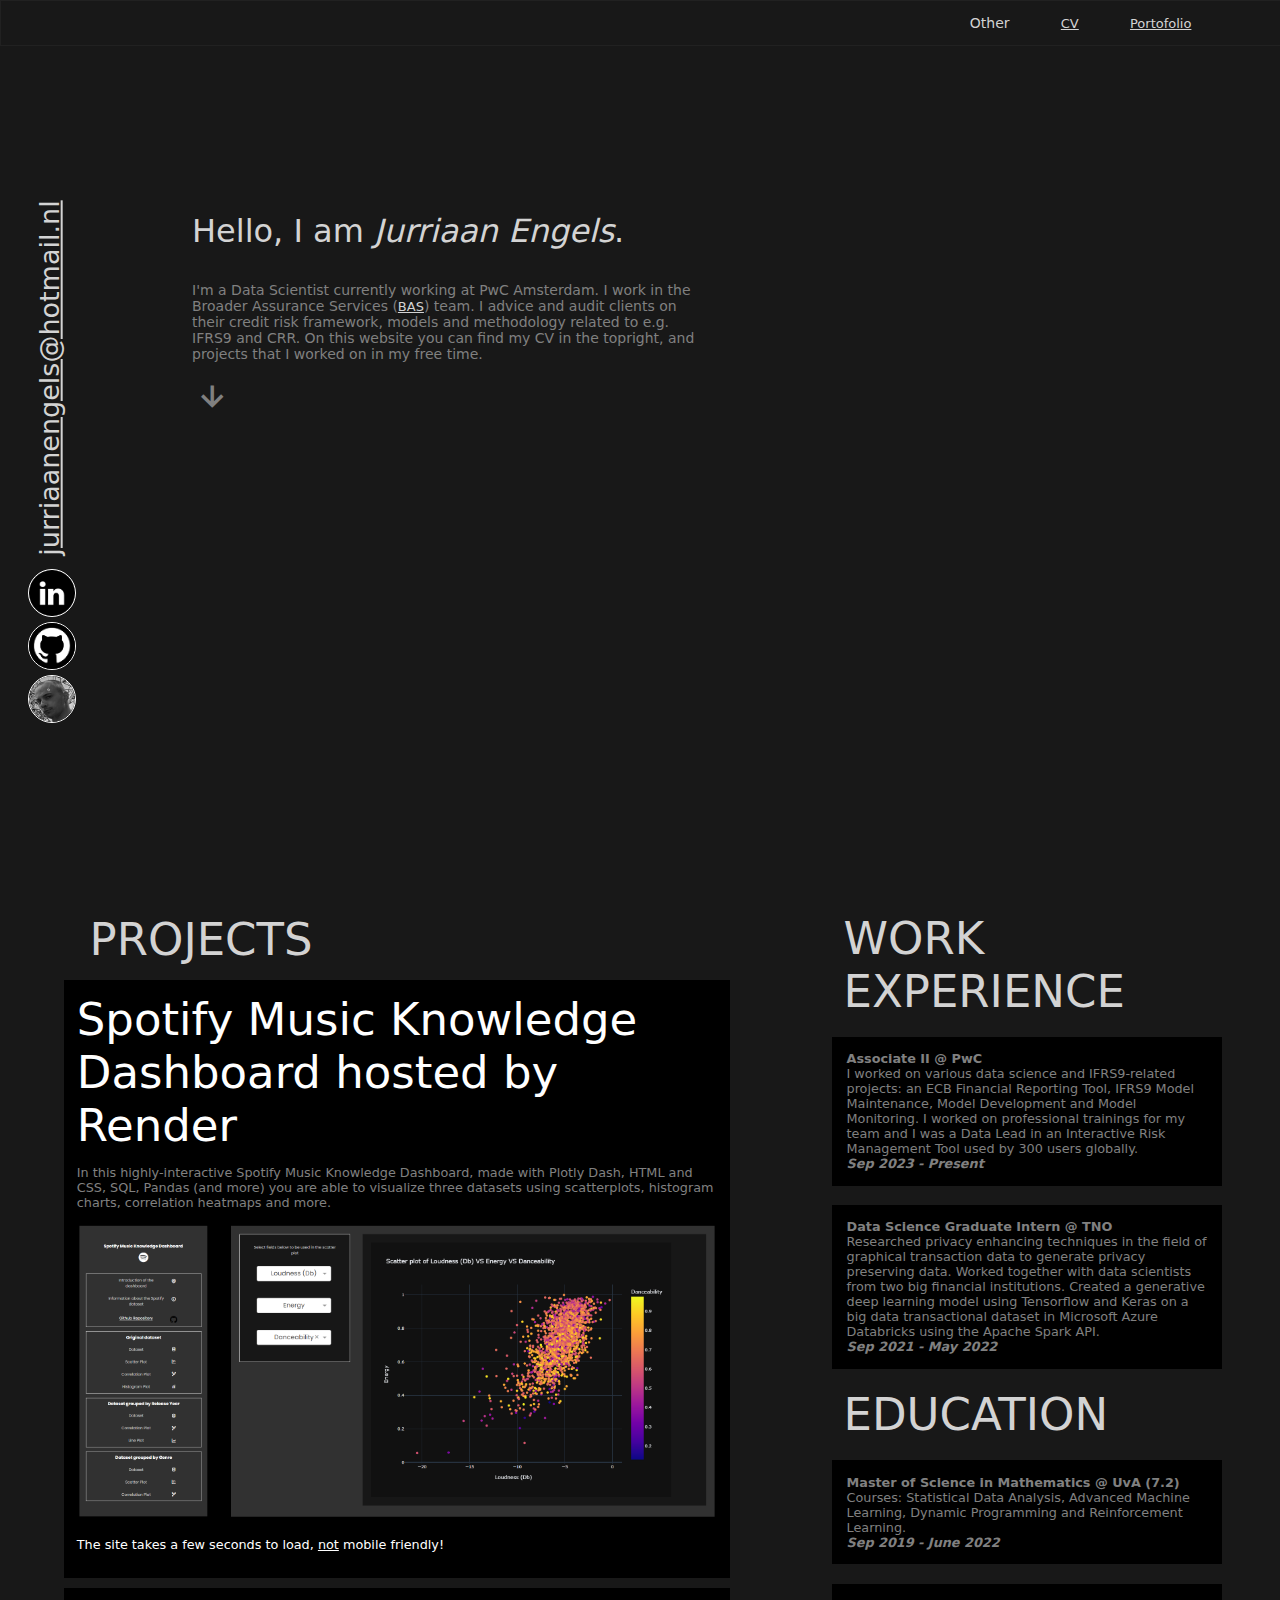
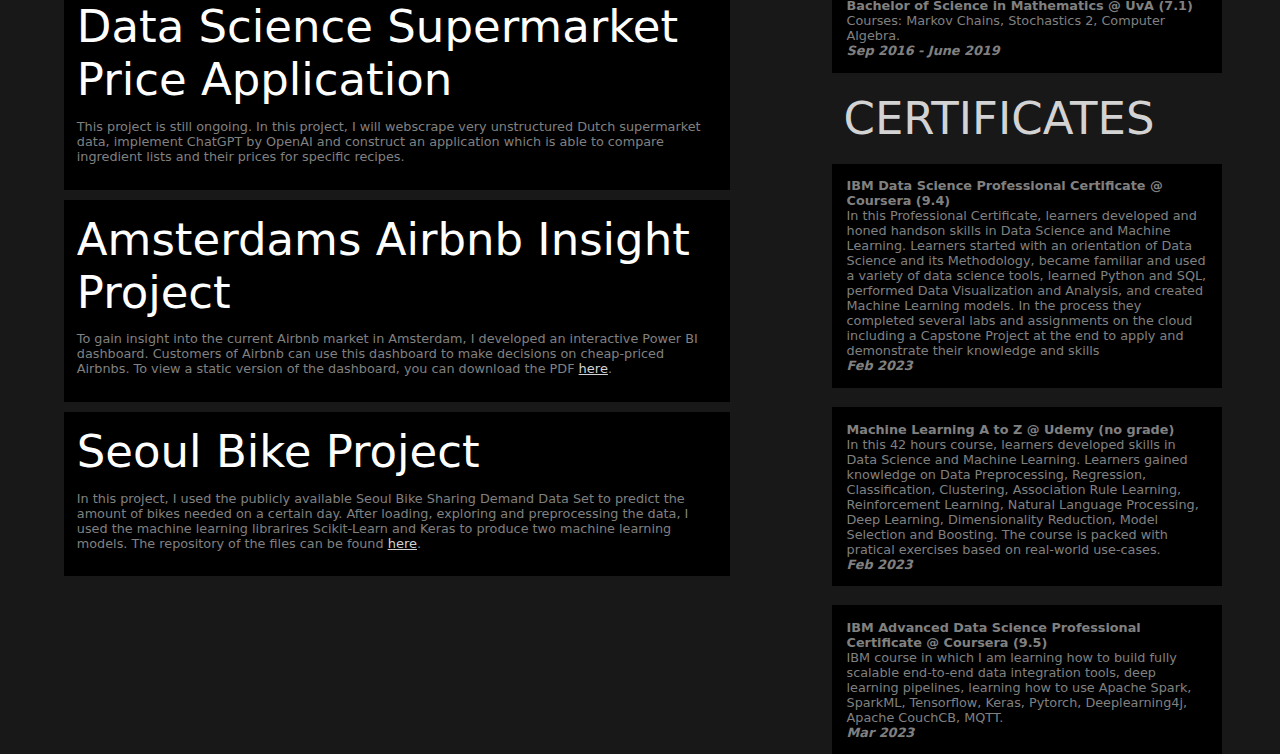
<file: index.html>
<!DOCTYPE html>
<html lang="en">
<head>
    <meta charset="UTF-8">
    <meta http-equiv="X-UA-Compatible" content="IE=edge">
    <meta name="viewport" content="width=device-width, initial-scale=1.0">
    <title>Jurriaan Engels | Data Scientist</title>
    <link rel="stylesheet" href="main.css">
</head>
<body>
    <div class="social-container">
        <div class="social-container-email">
            <a href="mailto:jurriaanengels@hotmail.nl" class="hrefinsen" style="font-size: 3vmin;">jurriaanengels@hotmail.nl</a>
        </div>
        <div class="icons-container">
            <div class="icons">
                <a href="https://www.linkedin.com/in/jurriaan-engels-9ab6b3113/"><span class="clickable"></span><img class="img_social" src="Images/linkedin.png" alt="LinkedIN" style="width:100%;height:100%;">
                </a>
            </div>
            <div class="icons">
                <a href="https://github.com/PyPrint"><span class="clickable"></span><img class="img_social" src="Images/GitHub-Mark.png" alt="GitHub" style="width:100%;height:100%;">
                </a>
            </div>
            <div class="icons">
                <img class="img_social_face" src="Images/thumbnail_IMG_1578.jpg" alt="GitHub" style="width:100%;height:100%;">
            </div>
        </div>
    </div>

    <div class="tabs-container">
        <div class="tabs">
            <p class="color-1">
                <a href="#portfolio-container">Portofolio</a>
            </p>
        </div>
        <div class="tabs">
            <p class="color-1">
                <a href="CV Jurriaan Engels.pdf" title="CV Jurriaan Engels" download>CV</a>
            </p>
        </div>
        <div class="tabs">
            <p class="color-1">
                Other
            </p>
        </div>
    </div>

    <div class="introduction-container">
        <div class="name">
            <p class="p_name">
                Hello, I am <i>Jurriaan Engels</i>.
            </p>
        </div>
        <div class="introduction">
            <p>
                I'm a Data Scientist currently working at PwC Amsterdam. I work in 
                the Broader Assurance Services (<a class="hrefinsen" href="https://www.pwc.nl/nl/carriere/werkvelden/audit-assurance/broader-assurance-services.html">BAS</a>) team. I advice and audit clients on their credit risk framework, models and methodology related to e.g. IFRS9 and CRR. On this website you can find my CV in the topright, and projects that I worked on in my free time. 
            </p>
        </div>
        <i class='bx bx-down-arrow-alt' style="color: grey; font-size: 40px;"></i>
    </div>
    <div class="div-second">
        

        <div id='portfolio-container' class="portfolio-container">
            <p class="color-1" style='font-size: 5vmin; margin: 2% 4% 1.5%; '>
                PROJECTS
            </p>
            <div class="portofolio-element" style="margin:0px">
                <p style="font-size: 5vmin; margin: 0px; color: white">
                    Spotify Music Knowledge Dashboard hosted by Render
                </p>
                <p class="cards">
                    In this highly-interactive Spotify Music Knowledge Dashboard, 
                    made with Plotly Dash, HTML and CSS, SQL, Pandas (and more) you are able to visualize three datasets using scatterplots, 
                    histogram charts, correlation heatmaps and more.
                </p>
                <div class="portofolio-element-img">
                    <a href="https://spotifymusicknowledgedashboard.onrender.com/"><img src="Images/SMKD.png" alt="Spotify Music Knowledge Dashboard hosted by Render" width="100%"></a>
                </div>
                <p class="cards" style="color: white">
                    The site takes a few seconds to load, <u>not</u> mobile friendly!</p>
            </div>
            <div class="portofolio-element" style="margin:0px">
                <p style="font-size: 5vmin; margin: 0px; color: white">
                    Data Science Supermarket Price Application
                </p>
                <p class="cards">
                    This project is still ongoing. In this project, I will webscrape very unstructured Dutch supermarket data, implement ChatGPT by OpenAI and construct an application
                    which is able to compare ingredient lists and their prices for specific recipes. 
                </p>
                <div class="portofolio-element-img">
                    </div>
            </div>
            <div class="portofolio-element" style="margin:0px">
                <p style="font-size: 5vmin; margin: 0px; color: white">
                    Amsterdams Airbnb Insight Project
                </p>
                <p class="cards">
                    To gain insight into the current Airbnb market in Amsterdam, I developed an interactive Power BI dashboard. Customers of Airbnb can use this dashboard to 
                    make decisions on cheap-priced Airbnbs. 
                    To view a static version of the dashboard, you can download the PDF <a href="AirbnbAmsterdam.pdf" title="CV Jurriaan Engels" download>here</a>.   
                </p>
                <div class="portofolio-element-img">
                    </div>
            </div>
            <div class="portofolio-element" style="margin:0px">
                <p style="font-size: 5vmin; margin: 0px; color: white">
                    Seoul Bike Project
                </p>
                <p class="cards">
                    In this project, I used the publicly available Seoul Bike Sharing Demand Data Set to predict the amount of bikes needed on a certain day. After loading, exploring and preprocessing the data,
                    I used the machine learning librarires Scikit-Learn and Keras to produce two machine learning models. The repository of the files can be found <a href="https://github.com/PyPrint/SeoulBikeProject" title="Repository of Seoul Bike Project">here</a>.   
                </p>
                <div class="portofolio-element-img">
                    </div>
            </div>
        </div>
        <div class="experience-container">
            <p class="color-1" style='font-size: 5vmin; margin: 3%;'>
                WORK EXPERIENCE
            </p>
            <div class="experience-element">
                <p class="cards" style='margin: 3%'>
                    <b>Associate II @ PwC</b>
                    <br>
                    I worked on various data science and IFRS9-related projects: an ECB Financial Reporting Tool, IFRS9 Model Maintenance, Model Development and Model Monitoring. I worked on professional trainings for my team and I was a Data Lead in an Interactive Risk Management Tool used by 300 users globally. 
                    <br>
                    <b><i>Sep 2023 - Present</i></b>
                </p> 
            </div>
            <div class="experience-element">
                <p class="cards" style='margin: 3%'>
                    <b>Data Science Graduate Intern @ TNO</b>
                    <br>
                    Researched privacy enhancing techniques in the field of graphical transaction data to generate privacy preserving data. Worked together with data scientists from two big financial institutions.  
                    Created a generative deep learning model using Tensorflow and Keras on a big data transactional dataset in Microsoft Azure Databricks using the Apache Spark API.   
                    <br>
                    <b><i>Sep 2021 - May 2022</i></b>
                </p> 
            </div>
            <p class="color-1" style='font-size: 5vmin; margin: 3%;'>
                EDUCATION
            </p>
            <div class="experience-element">
                <p class="cards"  style='margin: 3%'>
                    <b>Master of Science in Mathematics @ UvA (7.2)</b>
                    <br>
                    Courses: Statistical Data Analysis, Advanced Machine Learning, Dynamic Programming and Reinforcement Learning.
                    <br>
                    <b><i>Sep 2019 - June 2022</i></b>
                </p>
            </div>
            <div class="experience-element">
                <p class="cards"  style='margin: 3%'>
                    <b>Bachelor of Science in Mathematics @ UvA (7.1)</b>
                    <br>
                    Courses: Markov Chains, Stochastics 2, Computer Algebra.
                    <br>
                    <b><i>Sep 2016 - June 2019</i></b>
                </p>
            </div>
            <p class="color-1" style='font-size: 5vmin; margin: 3%;'>
                CERTIFICATES
            </p>
            <div class="experience-element">
                <p class="cards"  style='margin: 3%'>
                    <b>IBM Data Science Professional Certificate @ Coursera (9.4)</b>
                    <br>
                    In this Professional Certificate, learners developed and honed handson skills in Data Science and Machine Learning. Learners started with an orientation of Data Science and its Methodology, became familiar and used a variety of data science tools, learned Python and SQL, performed Data Visualization and Analysis, and created Machine Learning models. In the process they completed several labs and assignments on the cloud including a Capstone Project at the end to apply and demonstrate their knowledge and skills
                    <br>
                    <b><i>Feb 2023</i></b>
                </p>
            </div>
            <div class="experience-element">
                <p class="cards"  style='margin: 3%'>
                    <b>Machine Learning A to Z @ Udemy (no grade)</b>
                    <br>
                    In this 42 hours course, learners developed skills in Data Science and Machine Learning. Learners gained knowledge on Data Preprocessing, Regression, Classification, Clustering, Association Rule Learning, Reinforcement Learning, Natural Language Processing, Deep Learning, Dimensionality Reduction, Model Selection and Boosting. The course is packed with pratical exercises based on real-world use-cases.
                    <br>
                    <b><i>Feb 2023</i></b>
                </p>
            </div>
            <div class="experience-element">
                <p class="cards"  style='margin: 3%'>
                    <b>IBM Advanced Data Science Professional Certificate @ Coursera (9.5)</b>
                    <br>
                    IBM course in which I am learning how to build fully scalable end-to-end data integration tools, deep learning pipelines, learning how to use Apache Spark, SparkML, Tensorflow, Keras, Pytorch, Deeplearning4j, Apache CouchCB, MQTT.  <br>
                    <b><i>Mar 2023</i></b>
                </p>
            </div>
        </div>
    </div>
</body>
</html>
</file>
<file: main.css>
/* Base Styles */
@import url('https://unpkg.com/boxicons@2.1.4/css/boxicons.min.css');

html, body {
    background-color: #181818;
    margin: 0;
    padding: 0;
    font-family: system-ui, -apple-system, BlinkMacSystemFont, 'Segoe UI', Roboto, Oxygen, Ubuntu, Cantarell, 'Open Sans', 'Helvetica Neue', sans-serif;
}

html {
    scroll-behavior: smooth;
}

:root {
    --text-color-1:grey;
    --text-color-2:lightgrey;
    --text-color-3:white;
    --background-color-1:#181818;
    --background-color-2:#212121;
}

a {
    font-size: 13px;
    color: var(--text-color-2);
}

p {
    font-size: 14px;
    color: var(--text-color-1);
}

h1 {
    font-size: 5vmin;
    color: var(--text-color-2);
}

.color-1 {
    color: var(--text-color-2);
}

.p_name {
    font-size: 2em;
    color: var(--text-color-2); 
}

.cards {
    font-size: 0.8em;
}
/* ====== SOCIAL CONTAINER ====== */

.social-container {
    width: 6%;
    height: 100vh;
    position: absolute;
    left: 1%;
    
    display: flex;
    justify-content: center;
}

.social-container-email {
    width: 600%;
    height: 4vmin;
    top: 40vmin;
    left: 0%;
    position: relative;
    transform: rotate(-90deg);
    color: var(--text-color-1);
    display: flex;
    text-align: center;
}

.icons-container {
    width: 100%;
    height: 50%;
    top: 63vmin;
    position: absolute;
    justify-content: center;
}

.icons {
    width: 60%;
    aspect-ratio: 1 / 1;
    float: left;
    display: flex;
    align-content: center;
    border: 1px solid white;
    margin: 3% 20%;
    border-radius: 80%;
}

.img_social {
    border-radius: 80%;
    transition: 0.3s;
  }
.img_social_face {
    border-radius: 50%;
    transition: 1s;
  }

.img_social:hover {
    -webkit-filter: invert(1);
    filter: invert(1);
    }

/* INTRODUCTION CONTAINER */

.introduction-container {
    width: 40%;
    left: 15%;
    top: 20vmin;
    position: absolute;
    text-align: left;
    justify-content: center;
}

.name {
    width: 100%;
    height: 1%;
    float: left;
    text-align: left;

    display: flex;
    align-content: center;
}

.introduction {
    width: 100%;
    height: 50%;

}

/* TABS BAR */

.tabs-container {
    width: 100%;
    height: 5vm;
    position: fixed;
    background-color: var(--background-color-1);
    border: 1px solid var(--background-color-2);
    z-index: 9;
}

.tabs {
    padding: 0 2%;
    height: 94%;
    float: right;
    right: 5%;
    position: relative;
    text-align: center;
    align-content: center;
}

.tabs:hover {
    background-color: var(--background-color-2);
}

/* Div second page */

.div-second {
    width: 100%;
    top: 100vh;
    position: absolute;
}

/* EXPERIENCE */

.experience-container {
    position: absolute;
    width: 30%;
    height: 100%;
    right: 5%;
}

.experience-element {
    width: 100%;
    position: relative;
    margin: 5% 0%;
    background-color: black;
    border: 3px solid black; 
}


/* PORTFOLIO CONTAINER */


.portfolio-container {
    width: 50%;
    position:absolute;
    left: 5%;
}

.portofolio-element {
    width: 100%;
    position: relative;
    margin: 5% 0%;
    background-color: black;
    padding: 2%;
    border-top:5px solid var(--background-color-1); 
    border-bottom: 5px solid var(--background-color-1);
}


/* Media Queries */

@media only screen and (max-width: 600px) {    
    .div-second {
        left: -2.2%;
    }
    .portfolio-container{
        width: 90%;
        position: relative;
    }

    .experience-container {
        width: 90%;
        left: 5%;
        position: relative;
    }

    .introduction-container {
        width: 65%;
        height: 5vm;
        left: 15%;
        top: 20vmin;
        position: absolute;
        text-align: left;
        
        justify-content: center;
    }

    .social-container {
        display: none;
    }

    a {
        font-size: 10px;
        color: var(--text-color-2);
    }
    
    p {
        font-size: 10px;
        color: var(--text-color-1);
    }
}
</file>
